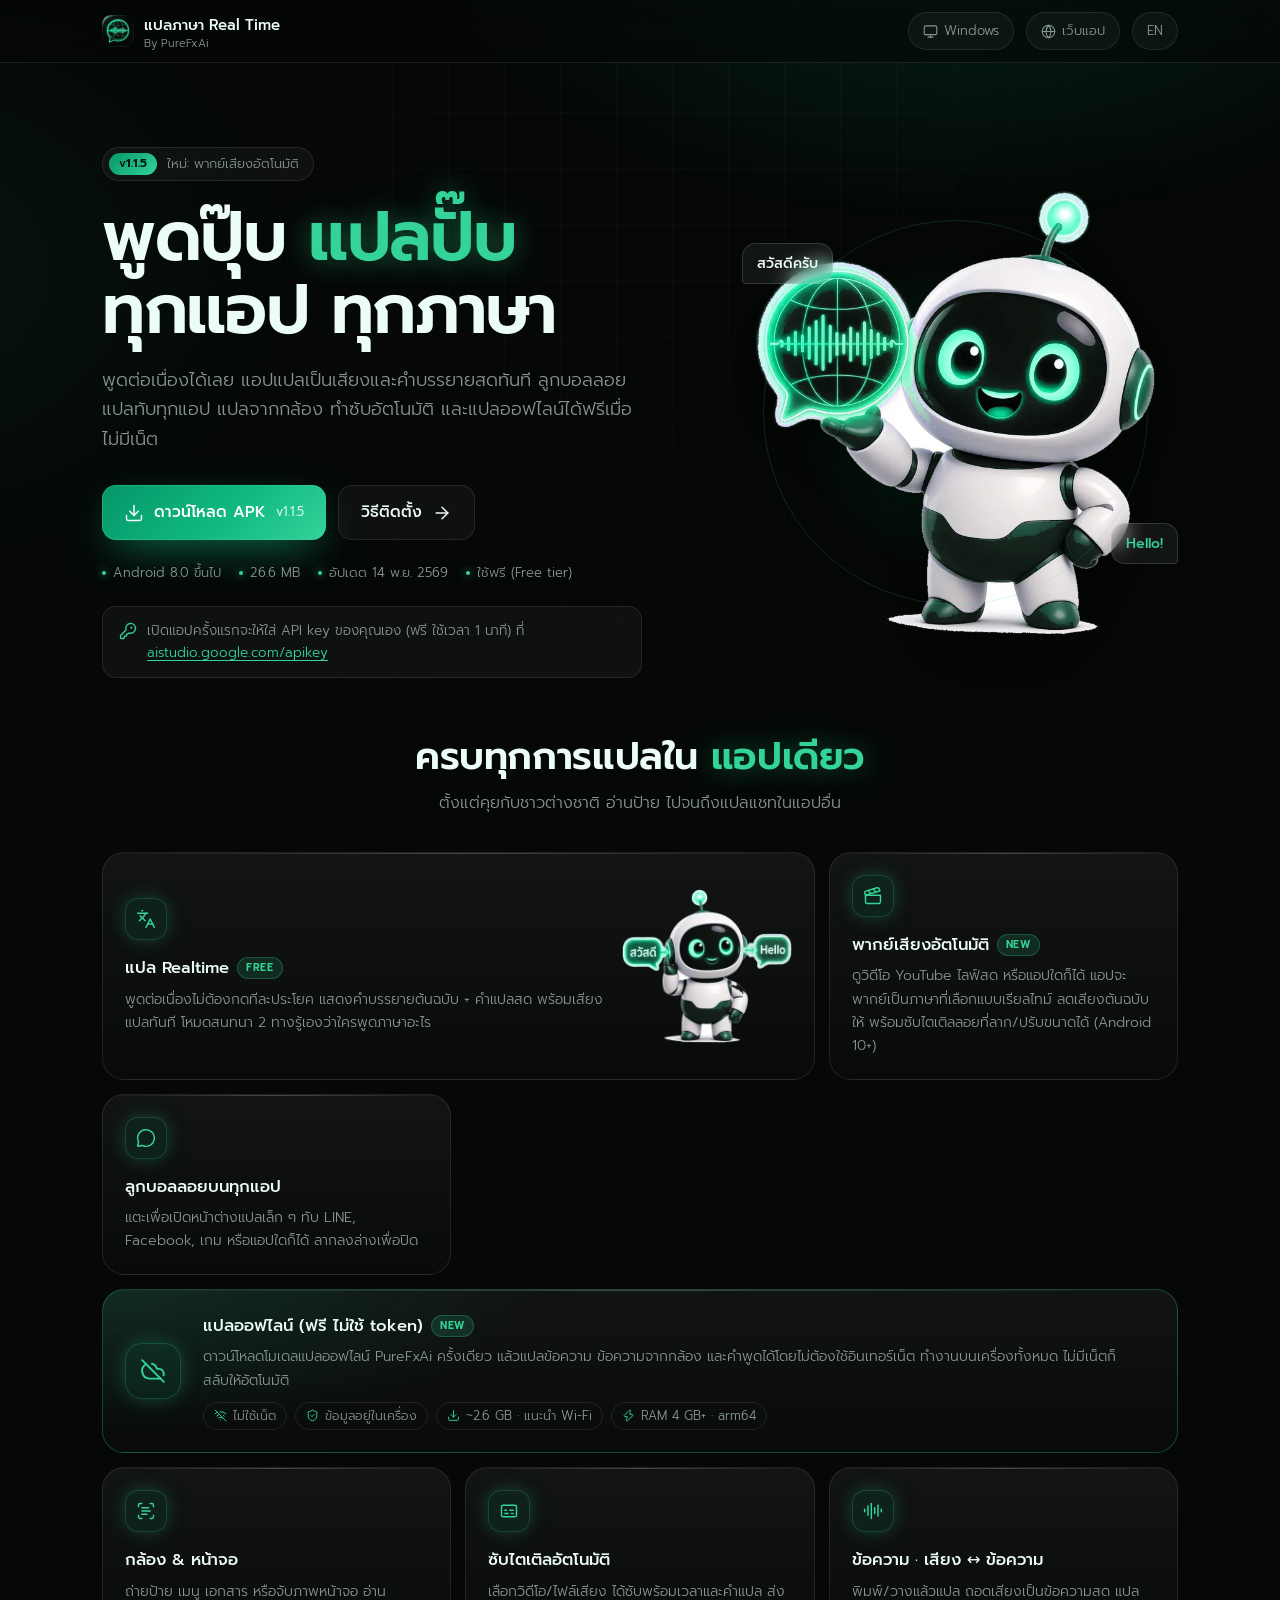
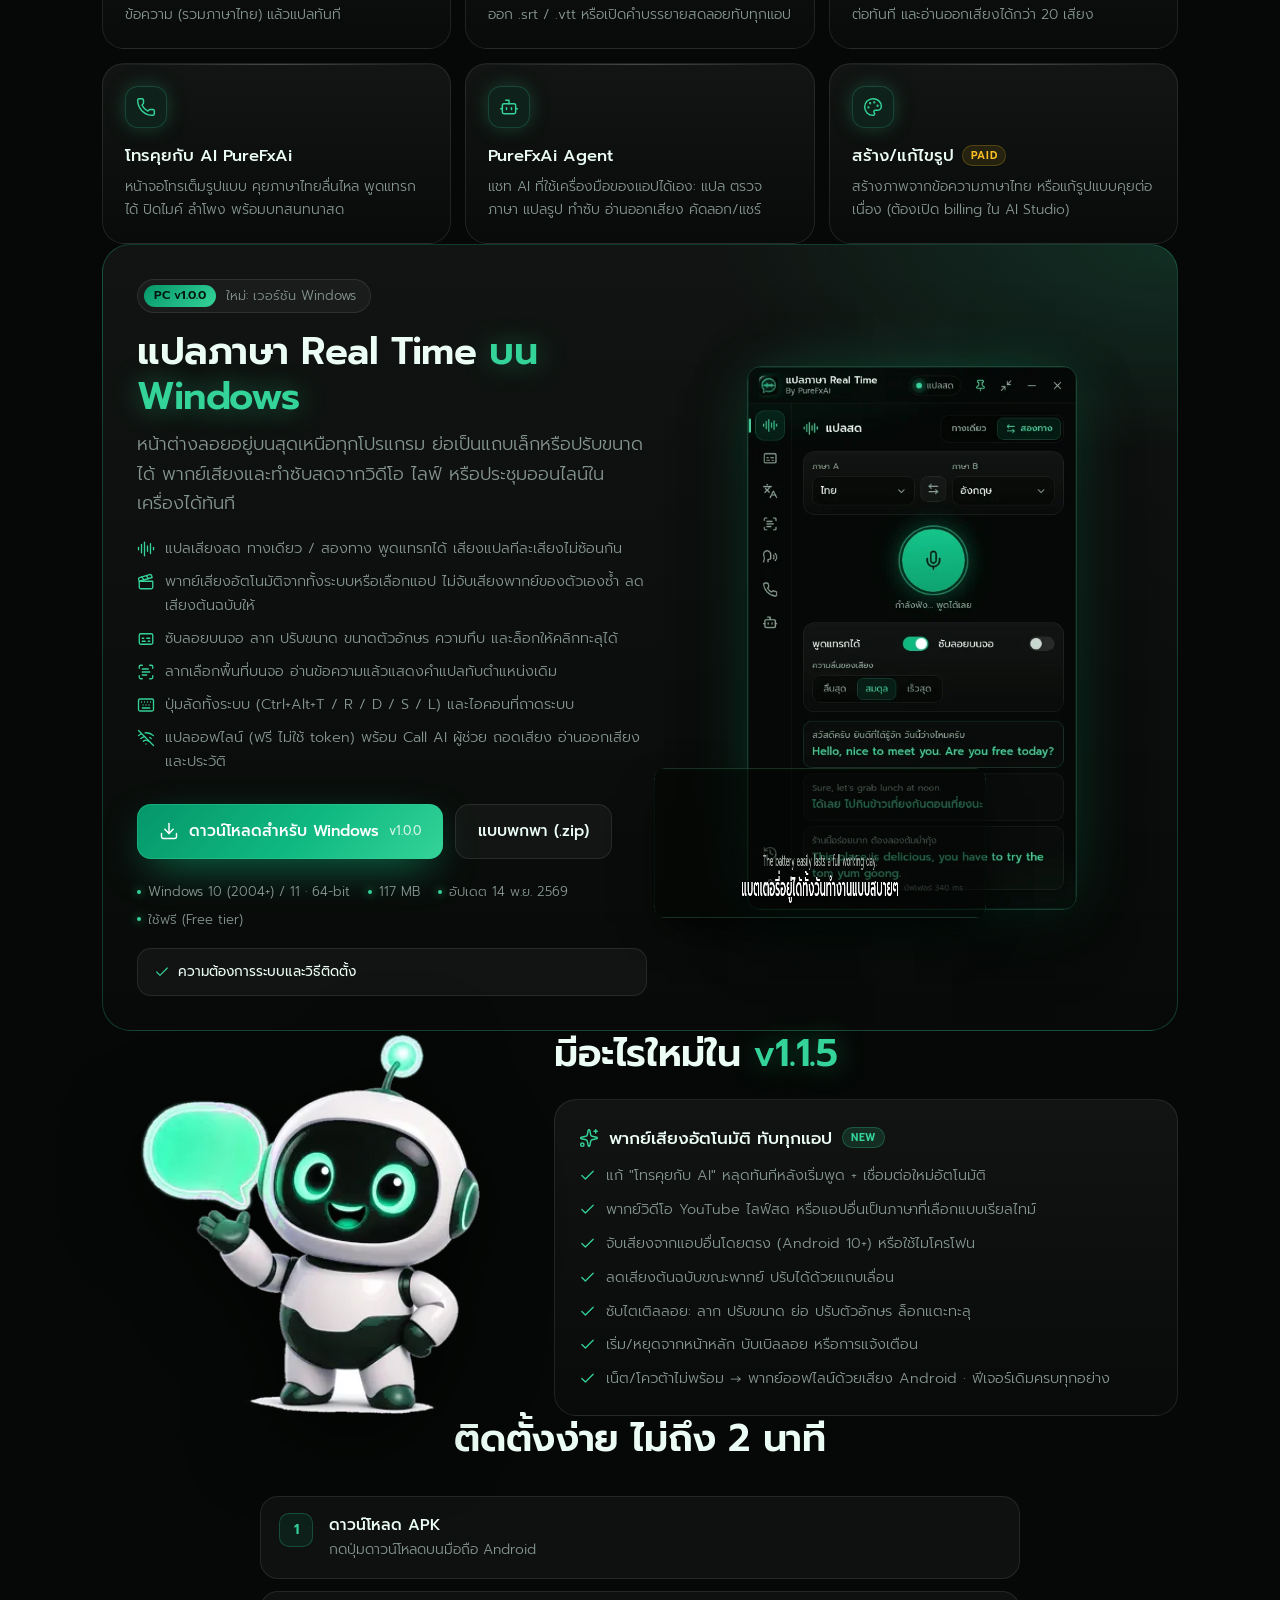
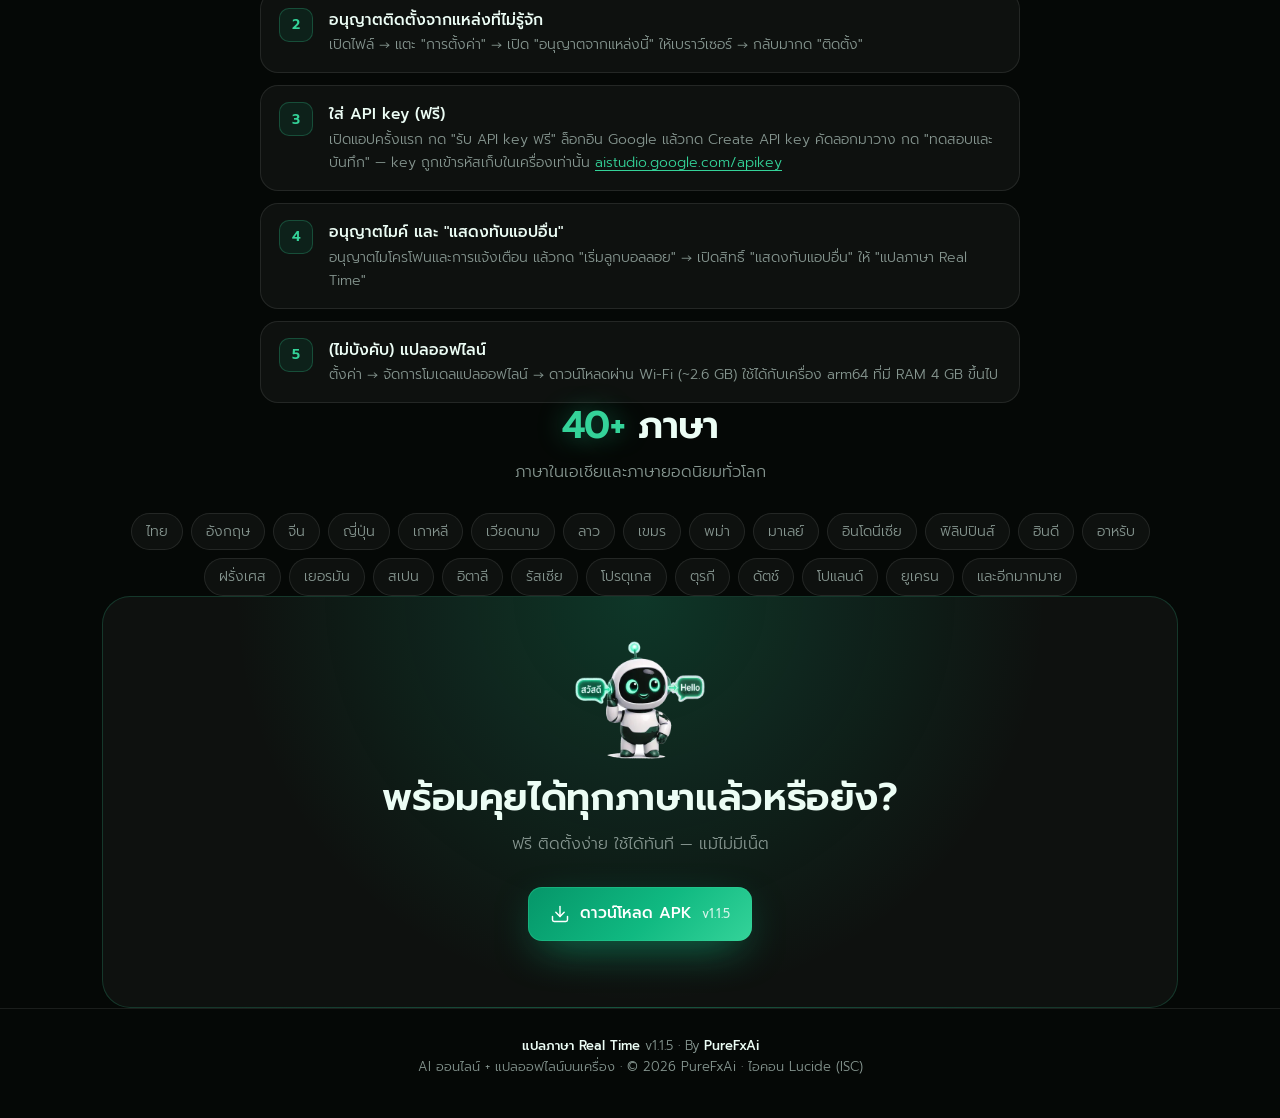
<file: index.html>
<!doctype html>
<html lang="th">
<head>
<meta charset="utf-8">
<meta name="viewport" content="width=device-width,initial-scale=1,viewport-fit=cover">
<title>แปลภาษา Real Time — By PureFxAi</title>
<meta name="description" content="แอปแปลภาษาแบบเรียลไทม์บน Android: พูดต่อเนื่องแล้วได้เสียงแปลทันที ลูกบอลลอยบนทุกแอป กล้อง ซับไตเติลอัตโนมัติ แปลออฟไลน์ฟรี โทรคุยกับ AI และ PureFxAi Agent — By PureFxAi">
<meta name="theme-color" content="#050806">
<meta property="og:title" content="แปลภาษา Real Time — By PureFxAi">
<meta property="og:description" content="พูดปุ๊บ แปลปั๊บ ทุกแอป ทุกภาษา — แปลออฟไลน์ได้ฟรี">
<meta property="og:image" content="img/mascot/hero-720.webp">
<link rel="icon" href="img/icon.png">
<link rel="preload" as="image" href="img/mascot/hero-360.webp" imagesrcset="img/mascot/hero-360.webp 360w, img/mascot/hero-720.webp 720w" imagesizes="(max-width:760px) 64vw, 400px">
<link rel="preconnect" href="https://fonts.googleapis.com"><link rel="preconnect" href="https://fonts.gstatic.com" crossorigin>
<link href="https://fonts.googleapis.com/css2?family=Prompt:wght@300;400;500;600&display=swap" rel="stylesheet">
<style>
:root{--bg:#050806;--glass:rgba(255,255,255,.04);--glass2:rgba(255,255,255,.07);--line:rgba(255,255,255,.09);--hi:rgba(255,255,255,.14);--txt:#ecfdf5;--mut:#869690;--g1:#10b981;--g2:#34d399;--g3:#059669;--warn:#fbbf24}
*{box-sizing:border-box;margin:0;padding:0}
html{scroll-behavior:smooth}
body{font-family:Prompt,system-ui,-apple-system,"Segoe UI",sans-serif;font-weight:300;background:var(--bg);color:var(--txt);line-height:1.65;overflow-x:hidden;-webkit-font-smoothing:antialiased}
a{color:inherit;text-decoration:none}
.i{width:20px;height:20px;fill:none;stroke:currentColor;stroke-width:1.75;stroke-linecap:round;stroke-linejoin:round;flex:none}
.glow{position:fixed;inset:0;pointer-events:none;z-index:-1;background:radial-gradient(900px 520px at 75% -10%,rgba(16,185,129,.16),transparent 60%),radial-gradient(700px 500px at -10% 30%,rgba(52,211,153,.07),transparent 60%)}
.glow::after{content:"";position:absolute;inset:0;background-image:linear-gradient(rgba(255,255,255,.025) 1px,transparent 1px),linear-gradient(90deg,rgba(255,255,255,.025) 1px,transparent 1px);background-size:56px 56px;mask:radial-gradient(ellipse at 50% 0%,#000 20%,transparent 70%)}
.wrap{max-width:1120px;margin:0 auto;padding:0 22px}
nav{position:sticky;top:0;z-index:20;backdrop-filter:blur(18px) saturate(1.3);-webkit-backdrop-filter:blur(18px) saturate(1.3);background:rgba(5,8,6,.62);border-bottom:1px solid var(--line)}
nav .wrap{display:flex;align-items:center;gap:12px;height:62px}
.brand{display:flex;align-items:center;gap:10px;font-weight:500;font-size:15px}
.brand img{border-radius:9px}
.brand small{display:block;font-size:11px;color:var(--mut);line-height:1;font-weight:300}
.sp{flex:1}
.chip{display:inline-flex;align-items:center;gap:6px;border:1px solid var(--line);border-radius:999px;padding:7px 14px;font:inherit;font-size:13px;color:var(--mut);background:var(--glass);cursor:pointer;transition:color .2s,border-color .2s}
.chip:hover{color:var(--txt);border-color:var(--hi)}
.chip .i{width:15px;height:15px}
.g{color:var(--g2);text-shadow:0 0 28px rgba(52,211,153,.45)}
.hero{display:grid;grid-template-columns:1.15fr .85fr;gap:28px;align-items:center;padding:84px 22px 56px}
.hero>*{min-width:0}
.pill{display:inline-flex;gap:10px;align-items:center;border:1px solid var(--line);background:var(--glass);border-radius:999px;padding:5px 14px 5px 6px;font-size:13px;color:var(--mut)}
.pill b{background:linear-gradient(135deg,var(--g3),var(--g2));color:#03140d;border-radius:999px;padding:1px 10px;font-size:12px;font-weight:600}
h1{font-size:clamp(38px,6.2vw,68px);line-height:1.08;font-weight:600;letter-spacing:-.02em;margin:20px 0 18px}
.lead{font-size:clamp(15.5px,2vw,18px);color:var(--mut);max-width:540px}
.cta-row{display:flex;flex-wrap:wrap;gap:12px;margin:30px 0 22px}
.btn{display:inline-flex;align-items:center;gap:10px;white-space:nowrap;border-radius:14px;padding:14px 22px;font-weight:500;font-size:15.5px;transition:transform .15s,box-shadow .2s}
.btn:hover{transform:translateY(-1px)}
.btn.main{background:linear-gradient(135deg,var(--g3),var(--g1) 55%,var(--g2));color:#fff;box-shadow:0 0 0 1px rgba(52,211,153,.35) inset,0 14px 44px -14px rgba(16,185,129,.8)}
.btn.main small{opacity:.8;font-weight:400;font-size:12.5px}
.btn.ghost{border:1px solid var(--line);background:var(--glass);color:var(--txt)}
.meta{display:flex;flex-wrap:wrap;gap:6px 18px;color:var(--mut);font-size:13px}
.meta span{display:inline-flex;align-items:center;gap:7px}
.meta span::before{content:"";width:4px;height:4px;border-radius:50%;background:var(--g2);box-shadow:0 0 8px var(--g2)}
.keynote{display:flex;gap:10px;align-items:flex-start;margin-top:22px;padding:13px 16px;border-radius:14px;border:1px solid var(--line);background:var(--glass);font-size:13.5px;color:var(--mut);max-width:540px}
.keynote .i{color:var(--g2);margin-top:2px;width:18px;height:18px}
.keynote a{color:var(--g2);text-decoration:underline;text-underline-offset:3px}
.stage{position:relative;display:grid;place-items:center}
.stage::before{content:"";position:absolute;width:78%;aspect-ratio:1;border-radius:50%;background:radial-gradient(circle,rgba(16,185,129,.28),transparent 65%);filter:blur(10px)}
.stage::after{content:"";position:absolute;width:86%;aspect-ratio:1;border-radius:50%;border:1px solid rgba(52,211,153,.16)}
.stage img{position:relative;width:min(400px,64vw);height:auto;filter:drop-shadow(0 24px 40px rgba(0,0,0,.6));animation:float 7s ease-in-out infinite}
@keyframes float{50%{transform:translateY(-10px)}}
.bub{position:absolute;z-index:2;padding:8px 14px;border-radius:14px 14px 14px 4px;font-size:14px;font-weight:500;backdrop-filter:blur(10px);-webkit-backdrop-filter:blur(10px);border:1px solid var(--hi);background:rgba(255,255,255,.06)}
.bub.a{top:12%;left:2%}.bub.b{bottom:16%;right:0;border-radius:14px 14px 4px 14px;color:var(--g2)}
section{padding:56px 0}
.h2{font-size:clamp(26px,3.6vw,38px);font-weight:600;letter-spacing:-.01em;text-align:center;line-height:1.2}
.sub{color:var(--mut);text-align:center;margin:10px auto 0;max-width:620px}
.feats{display:grid;grid-template-columns:repeat(3,1fr);gap:14px;margin-top:36px}
.f{position:relative;border:1px solid var(--line);background:linear-gradient(180deg,rgba(255,255,255,.055),rgba(255,255,255,.015));border-radius:22px;padding:22px;overflow:hidden;transition:border-color .25s,transform .25s}
.f::before{content:"";position:absolute;inset:0 0 auto;height:1px;background:linear-gradient(90deg,transparent,rgba(255,255,255,.22),transparent)}
.f:hover{border-color:rgba(52,211,153,.32);transform:translateY(-2px)}
.ic{width:42px;height:42px;border-radius:13px;display:grid;place-items:center;color:var(--g2);background:rgba(16,185,129,.09);border:1px solid rgba(52,211,153,.22);box-shadow:0 0 22px -6px rgba(52,211,153,.5);margin-bottom:14px}
.f h3{font-size:16.5px;font-weight:500;display:flex;flex-wrap:wrap;align-items:center;gap:8px;margin-bottom:6px}
.f p{color:var(--mut);font-size:14px}
.f.big{grid-column:span 2;display:grid;grid-template-columns:1fr auto;gap:18px;align-items:center}
.f.big img{width:170px;height:auto}
.f.off{grid-column:span 3;display:grid;grid-template-columns:auto 1fr auto;gap:22px;align-items:center;border-color:rgba(52,211,153,.28);background:radial-gradient(600px 200px at 0% 0%,rgba(16,185,129,.14),transparent 70%),linear-gradient(180deg,rgba(255,255,255,.05),rgba(255,255,255,.015))}
.f.off .ic{width:56px;height:56px;border-radius:17px;margin:0}.f.off .ic .i{width:26px;height:26px}
.f.off ul{list-style:none;display:flex;flex-wrap:wrap;gap:8px;margin-top:10px}
.f.off li{font-size:12.5px;color:var(--mut);border:1px solid var(--line);border-radius:999px;padding:3px 10px;display:inline-flex;gap:6px;align-items:center}
.f.off li .i{width:13px;height:13px;color:var(--g2)}
.tag{font-size:10.5px;font-weight:600;letter-spacing:.06em;border-radius:999px;padding:1px 8px}
.tag.free,.tag.new{background:rgba(52,211,153,.14);color:var(--g2);border:1px solid rgba(52,211,153,.25)}
.tag.paid{background:rgba(251,191,36,.1);color:var(--warn);border:1px solid rgba(251,191,36,.22)}
.split{display:grid;grid-template-columns:.8fr 1.2fr;gap:36px;align-items:center}
.split img{width:100%;max-width:340px;height:auto;justify-self:center;filter:drop-shadow(0 20px 40px rgba(0,0,0,.6))}
.log{border:1px solid var(--line);background:linear-gradient(180deg,rgba(255,255,255,.05),rgba(255,255,255,.015));border-radius:22px;padding:24px;margin-top:22px}
.log h3{font-size:17px;font-weight:500;display:flex;gap:10px;align-items:center;margin-bottom:12px}
.log ul{list-style:none;display:grid;gap:10px}
.log li{display:flex;gap:10px;color:var(--mut);font-size:14.5px}
.log li .i{color:var(--g2);width:17px;height:17px;margin-top:3px}
.steps{display:grid;gap:12px;max-width:760px;margin:34px auto 0;counter-reset:s}
.st{display:flex;gap:16px;border:1px solid var(--line);background:var(--glass);border-radius:18px;padding:16px 18px}
.st::before{counter-increment:s;content:counter(s);flex:none;width:32px;height:32px;border-radius:10px;display:grid;place-items:center;font-weight:600;font-size:14px;color:var(--g2);background:rgba(16,185,129,.1);border:1px solid rgba(52,211,153,.25)}
.st h4{font-size:15.5px;font-weight:500}.st p{color:var(--mut);font-size:14px}
.st a{color:var(--g2);text-decoration:underline;text-underline-offset:3px}
.langs{display:flex;flex-wrap:wrap;gap:8px;justify-content:center;margin-top:28px}
.langs span{border:1px solid var(--line);background:var(--glass);border-radius:999px;padding:6px 14px;font-size:14px;color:var(--mut)}
.final{text-align:center;border:1px solid rgba(52,211,153,.2);border-radius:28px;padding:44px 20px;background:radial-gradient(circle at 50% 0%,rgba(16,185,129,.22),transparent 60%),var(--glass);position:relative;overflow:hidden}
.final img{width:130px;height:auto;margin-bottom:8px}
footer{border-top:1px solid var(--line);padding:26px 0 40px;color:var(--mut);font-size:13px;text-align:center}
footer b{font-weight:500;color:var(--txt)}
.reveal{opacity:0;transform:translateY(18px);transition:opacity .7s,transform .7s}.reveal.in{opacity:1;transform:none}
.pc{display:grid;grid-template-columns:1.05fr .95fr;gap:34px;align-items:center;border:1px solid rgba(52,211,153,.24);border-radius:28px;padding:34px;background:radial-gradient(700px 320px at 100% 0%,rgba(16,185,129,.16),transparent 65%),linear-gradient(180deg,rgba(255,255,255,.05),rgba(255,255,255,.012));position:relative;overflow:hidden}
.pc>*{min-width:0}
.pc .h2.l{text-align:left;margin:16px 0 10px}
.pc-list{list-style:none;display:grid;gap:9px;margin:18px 0 4px}
.pc-list li{display:flex;gap:10px;color:var(--mut);font-size:14.5px}.pc-list li .i{color:var(--g2);width:18px;height:18px;margin-top:3px}
.pc-shot{position:relative;display:grid;place-items:center}
.pc-shot .win{width:min(330px,78vw);height:auto;border-radius:14px;border:1px solid rgba(52,211,153,.25);box-shadow:0 30px 70px -20px rgba(0,0,0,.8),0 0 60px -20px rgba(16,185,129,.55)}
.pc-shot .ov{position:absolute;bottom:-8px;left:-6%;width:72%;border-radius:12px;box-shadow:0 18px 40px -12px rgba(0,0,0,.9)}
.pc-req{margin-top:18px;border:1px solid var(--line);border-radius:14px;background:var(--glass);padding:12px 16px;font-size:13.5px;color:var(--mut)}
.pc-req summary{cursor:pointer;color:var(--txt);font-weight:400;list-style:none;display:flex;align-items:center;gap:8px}.pc-req summary::-webkit-details-marker{display:none}
.pc-req summary .i{width:16px;height:16px;color:var(--g2)}
.pc-req ul{margin:10px 0 0 18px;display:grid;gap:5px}
@media (max-width:900px){.pc{grid-template-columns:1fr;padding:24px}.pc-shot{order:-1}}
@media (max-width:900px){.feats{grid-template-columns:1fr 1fr}.f.big{grid-column:span 2}.f.off{grid-column:span 2;grid-template-columns:auto 1fr}.f.off .cta{grid-column:1/-1}}
@media (max-width:760px){.hero{grid-template-columns:1fr;padding:44px 20px 24px;text-align:left}.stage{order:-1}.stage img{width:min(300px,64vw)}
 .feats{grid-template-columns:1fr}.f.big,.f.off{grid-column:auto;grid-template-columns:1fr}.f.big img{display:none}.split{grid-template-columns:1fr}.split img{max-width:220px}.hide-s{display:none}
 .btn{flex:1;justify-content:center;padding:14px 16px;font-size:15px}section{padding:40px 0}}
@media (prefers-reduced-motion:reduce){*{animation:none!important;transition:none!important}.reveal{opacity:1;transform:none}}
</style>
</head>
<body>
<svg width="0" height="0" style="position:absolute" aria-hidden="true"><!-- Lucide icons, ISC license --><symbol id="i-languages" viewBox="0 0 24 24"><path d="m5 8 6 6" /> <path d="m4 14 6-6 2-3" /> <path d="M2 5h12" /> <path d="M7 2h1" /> <path d="m22 22-5-10-5 10" /> <path d="M14 18h6" /></symbol><symbol id="i-message-circle" viewBox="0 0 24 24"><path d="M2.992 16.342a2 2 0 0 1 .094 1.167l-1.065 3.29a1 1 0 0 0 1.236 1.168l3.413-.998a2 2 0 0 1 1.099.092 10 10 0 1 0-4.777-4.719" /></symbol><symbol id="i-scan-text" viewBox="0 0 24 24"><path d="M3 7V5a2 2 0 0 1 2-2h2" /> <path d="M17 3h2a2 2 0 0 1 2 2v2" /> <path d="M21 17v2a2 2 0 0 1-2 2h-2" /> <path d="M7 21H5a2 2 0 0 1-2-2v-2" /> <path d="M7 8h8" /> <path d="M7 12h10" /> <path d="M7 16h6" /></symbol><symbol id="i-captions" viewBox="0 0 24 24"><rect width="18" height="14" x="3" y="5" rx="2" ry="2" /> <path d="M7 15h4M15 15h2M7 11h2M13 11h4" /></symbol><symbol id="i-phone" viewBox="0 0 24 24"><path d="M13.832 16.568a1 1 0 0 0 1.213-.303l.355-.465A2 2 0 0 1 17 15h3a2 2 0 0 1 2 2v3a2 2 0 0 1-2 2A18 18 0 0 1 2 4a2 2 0 0 1 2-2h3a2 2 0 0 1 2 2v3a2 2 0 0 1-.8 1.6l-.468.351a1 1 0 0 0-.292 1.233 14 14 0 0 0 6.392 6.384" /></symbol><symbol id="i-bot" viewBox="0 0 24 24"><path d="M12 8V4H8" /> <rect width="16" height="12" x="4" y="8" rx="2" /> <path d="M2 14h2" /> <path d="M20 14h2" /> <path d="M15 13v2" /> <path d="M9 13v2" /></symbol><symbol id="i-keyboard" viewBox="0 0 24 24"><path d="M10 8h.01" /> <path d="M12 12h.01" /> <path d="M14 8h.01" /> <path d="M16 12h.01" /> <path d="M18 8h.01" /> <path d="M6 8h.01" /> <path d="M7 16h10" /> <path d="M8 12h.01" /> <rect width="20" height="16" x="2" y="4" rx="2" /></symbol><symbol id="i-palette" viewBox="0 0 24 24"><path d="M12 22a1 1 0 0 1 0-20 10 9 0 0 1 10 9 5 5 0 0 1-5 5h-2.25a1.75 1.75 0 0 0-1.4 2.8l.3.4a1.75 1.75 0 0 1-1.4 2.8z" /> <circle cx="13.5" cy="6.5" r=".5" fill="currentColor" /> <circle cx="17.5" cy="10.5" r=".5" fill="currentColor" /> <circle cx="6.5" cy="12.5" r=".5" fill="currentColor" /> <circle cx="8.5" cy="7.5" r=".5" fill="currentColor" /></symbol><symbol id="i-gift" viewBox="0 0 24 24"><path d="M12 7v14" /> <path d="M20 11v8a2 2 0 0 1-2 2H6a2 2 0 0 1-2-2v-8" /> <path d="M7.5 7a1 1 0 0 1 0-5A4.8 8 0 0 1 12 7a4.8 8 0 0 1 4.5-5 1 1 0 0 1 0 5" /> <rect x="3" y="7" width="18" height="4" rx="1" /></symbol><symbol id="i-cloud-off" viewBox="0 0 24 24"><path d="M10.94 5.274A7 7 0 0 1 15.71 10h1.79a4.5 4.5 0 0 1 4.222 6.057" /> <path d="M18.796 18.81A4.5 4.5 0 0 1 17.5 19H9A7 7 0 0 1 5.79 5.78" /> <path d="m2 2 20 20" /></symbol><symbol id="i-download" viewBox="0 0 24 24"><path d="M12 15V3" /> <path d="M21 15v4a2 2 0 0 1-2 2H5a2 2 0 0 1-2-2v-4" /> <path d="m7 10 5 5 5-5" /></symbol><symbol id="i-key-round" viewBox="0 0 24 24"><path d="M2.586 17.414A2 2 0 0 0 2 18.828V21a1 1 0 0 0 1 1h3a1 1 0 0 0 1-1v-1a1 1 0 0 1 1-1h1a1 1 0 0 0 1-1v-1a1 1 0 0 1 1-1h.172a2 2 0 0 0 1.414-.586l.814-.814a6.5 6.5 0 1 0-4-4z" /> <circle cx="16.5" cy="7.5" r=".5" fill="currentColor" /></symbol><symbol id="i-smartphone" viewBox="0 0 24 24"><rect width="14" height="20" x="5" y="2" rx="2" ry="2" /> <path d="M12 18h.01" /></symbol><symbol id="i-sparkles" viewBox="0 0 24 24"><path d="M11.017 2.814a1 1 0 0 1 1.966 0l1.051 5.558a2 2 0 0 0 1.594 1.594l5.558 1.051a1 1 0 0 1 0 1.966l-5.558 1.051a2 2 0 0 0-1.594 1.594l-1.051 5.558a1 1 0 0 1-1.966 0l-1.051-5.558a2 2 0 0 0-1.594-1.594l-5.558-1.051a1 1 0 0 1 0-1.966l5.558-1.051a2 2 0 0 0 1.594-1.594z" /> <path d="M20 2v4" /> <path d="M22 4h-4" /> <circle cx="4" cy="20" r="2" /></symbol><symbol id="i-mic" viewBox="0 0 24 24"><path d="M12 19v3" /> <path d="M19 10v2a7 7 0 0 1-14 0v-2" /> <rect x="9" y="2" width="6" height="13" rx="3" /></symbol><symbol id="i-arrow-right" viewBox="0 0 24 24"><path d="M5 12h14" /> <path d="m12 5 7 7-7 7" /></symbol><symbol id="i-check" viewBox="0 0 24 24"><path d="M20 6 9 17l-5-5" /></symbol><symbol id="i-shield-check" viewBox="0 0 24 24"><path d="M20 13c0 5-3.5 7.5-7.66 8.95a1 1 0 0 1-.67-.01C7.5 20.5 4 18 4 13V6a1 1 0 0 1 1-1c2 0 4.5-1.2 6.24-2.72a1.17 1.17 0 0 1 1.52 0C14.51 3.81 17 5 19 5a1 1 0 0 1 1 1z" /> <path d="m9 12 2 2 4-4" /></symbol><symbol id="i-audio-lines" viewBox="0 0 24 24"><path d="M2 10v3" /> <path d="M6 6v11" /> <path d="M10 3v18" /> <path d="M14 8v7" /> <path d="M18 5v13" /> <path d="M22 10v3" /></symbol><symbol id="i-globe" viewBox="0 0 24 24"><circle cx="12" cy="12" r="10" /> <path d="M12 2a14.5 14.5 0 0 0 0 20 14.5 14.5 0 0 0 0-20" /> <path d="M2 12h20" /></symbol><symbol id="i-wifi-off" viewBox="0 0 24 24"><path d="M12 20h.01" /> <path d="M8.5 16.429a5 5 0 0 1 7 0" /> <path d="M5 12.859a10 10 0 0 1 5.17-2.69" /> <path d="M19 12.859a10 10 0 0 0-2.007-1.523" /> <path d="M2 8.82a15 15 0 0 1 4.177-2.643" /> <path d="M22 8.82a15 15 0 0 0-11.288-3.764" /> <path d="m2 2 20 20" /></symbol><symbol id="i-clapperboard" viewBox="0 0 24 24"><path d="m12.296 3.464 3.02 3.956" /> <path d="M20.2 6 3 11l-.9-2.4c-.3-1.1.3-2.2 1.3-2.5l13.5-4c1.1-.3 2.2.3 2.5 1.3z" /> <path d="M3 11h18v8a2 2 0 0 1-2 2H5a2 2 0 0 1-2-2z" /> <path d="m6.18 5.276 3.1 3.899" /></symbol><symbol id="i-monitor" viewBox="0 0 24 24"><rect width="20" height="14" x="2" y="3" rx="2" /><line x1="8" x2="16" y1="21" y2="21" /><line x1="12" x2="12" y1="17" y2="21" /></symbol><symbol id="i-zap" viewBox="0 0 24 24"><path d="M15.914 4a1.5 1.5 0 00-2.474-1.561l-9 9A1.5 1.5 0 005.5 14h4.002a.5.5 0 01.471.666L8.086 20a1.5 1.5 0 002.475 1.56l9-9A1.5 1.5 0 0018.5 10h-3.997a.5.5 0 01-.472-.667z" /></symbol></svg>
<div class="glow"></div>

<nav><div class="wrap">
  <a class="brand" href="#"><img src="img/icon.webp" alt="" width="32" height="32"><span><span data-i="name">แปลภาษา Real Time</span><small>By PureFxAi</small></span></a>
  <span class="sp"></span>
  <a class="chip hide-s" href="#windows"><svg class="i "><use href="#i-monitor"/></svg><span data-i="navWin">Windows</span></a>
  <a class="chip hide-s" href="app/"><svg class="i "><use href="#i-globe"/></svg><span data-i="webapp">เว็บแอป</span></a>
  <button class="chip" id="lang">EN</button>
</div></nav>

<header class="wrap hero">
  <div>
    <span class="pill"><b id="ver">v1.1.5</b><span data-i="pillTxt">ใหม่: พากย์เสียงอัตโนมัติ</span></span>
    <h1><span data-i="h1a">พูดปุ๊บ</span> <span class="g" data-i="h1b">แปลปั๊บ</span><br><span data-i="h1c">ทุกแอป ทุกภาษา</span></h1>
    <p class="lead" data-i="lead">พูดต่อเนื่องได้เลย แอปแปลเป็นเสียงและคำบรรยายสดทันที ลูกบอลลอยแปลทับทุกแอป แปลจากกล้อง ทำซับอัตโนมัติ และแปลออฟไลน์ได้ฟรีเมื่อไม่มีเน็ต</p>
    <div class="cta-row">
      <a class="btn main dl" id="dl" href="https://github.com/purefxaidev/purefxai-translator-site/releases/download/v1.1.5/PureFxAi-Translator-v1.1.5.apk"><svg class="i "><use href="#i-download"/></svg><span data-i="download">ดาวน์โหลด APK</span> <small class="v2">v1.1.5</small></a>
      <a class="btn ghost" href="#install"><span data-i="howto">วิธีติดตั้ง</span><svg class="i "><use href="#i-arrow-right"/></svg></a>
    </div>
    <div class="meta"><span data-i="android">Android 8.0 ขึ้นไป</span><span id="vsize">26.6 MB</span><span id="vdate">อัปเดต 14 พ.ย. 2569</span><span data-i="freeUse">ใช้ฟรี (Free tier)</span></div>
    <div class="keynote"><svg class="i "><use href="#i-key-round"/></svg><span><span data-i="keyNote">เปิดแอปครั้งแรกจะให้ใส่ API key ของคุณเอง (ฟรี ใช้เวลา 1 นาที) ที่</span> <a href="https://aistudio.google.com/apikey" target="_blank" rel="noopener">aistudio.google.com/apikey</a></span></div>
  </div>
  <div class="stage">
    <span class="bub a">สวัสดีครับ</span>
    <img src="img/mascot/hero-360.webp" srcset="img/mascot/hero-360.webp 360w, img/mascot/hero-720.webp 720w" sizes="(max-width:760px) 64vw, 400px" width="400" height="446" alt="มาสคอต PureFxAi ถือลูกโลกแปลภาษา" fetchpriority="high">
    <span class="bub b">Hello!</span>
  </div>
</header>

<section id="features" class="wrap reveal">
  <h2 class="h2"><span data-i="featTitle">ครบทุกการแปลใน</span> <span class="g" data-i="featTitle2">แอปเดียว</span></h2>
  <p class="sub" data-i="featSub">ตั้งแต่คุยกับชาวต่างชาติ อ่านป้าย ไปจนถึงแปลแชทในแอปอื่น</p>
  <div class="feats">
    <div class="f big"><div><div class="ic"><svg class="i "><use href="#i-languages"/></svg></div><h3><span data-i="f1t">แปล Realtime</span><span class="tag free">FREE</span></h3><p data-i="f1d">พูดต่อเนื่องไม่ต้องกดทีละประโยค แสดงคำบรรยายต้นฉบับ + คำแปลสด พร้อมเสียงแปลทันที โหมดสนทนา 2 ทางรู้เองว่าใครพูดภาษาอะไร</p></div><img src="img/mascot/listen-360.webp" width="170" height="155" alt="" loading="lazy"></div>
    <div class="f"><div class="ic"><svg class="i "><use href="#i-clapperboard"/></svg></div><h3><span data-i="f16t">พากย์เสียงอัตโนมัติ</span><span class="tag new">NEW</span></h3><p data-i="f16d">ดูวิดีโอ YouTube ไลฟ์สด หรือแอปใดก็ได้ แอปจะพากย์เป็นภาษาที่เลือกแบบเรียลไทม์ ลดเสียงต้นฉบับให้ พร้อมซับไตเติลลอยที่ลาก/ปรับขนาดได้ (Android 10+)</p></div>
    <div class="f"><div class="ic"><svg class="i "><use href="#i-message-circle"/></svg></div><h3 data-i="f2t">ลูกบอลลอยบนทุกแอป</h3><p data-i="f2d">แตะเพื่อเปิดหน้าต่างแปลเล็ก ๆ ทับ LINE, Facebook, เกม หรือแอปใดก็ได้ ลากลงล่างเพื่อปิด</p></div>
    <div class="f off"><div class="ic"><svg class="i "><use href="#i-cloud-off"/></svg></div><div><h3><span data-i="f15t">แปลออฟไลน์ (ฟรี ไม่ใช้ token)</span><span class="tag new">NEW</span></h3><p data-i="f15d">ดาวน์โหลดโมเดลแปลออฟไลน์ PureFxAi ครั้งเดียว แล้วแปลข้อความ ข้อความจากกล้อง และคำพูดได้โดยไม่ต้องใช้อินเทอร์เน็ต ทำงานบนเครื่องทั้งหมด ไม่มีเน็ตก็สลับให้อัตโนมัติ</p>
      <ul><li><svg class="i "><use href="#i-wifi-off"/></svg><span data-i="o1">ไม่ใช้เน็ต</span></li><li><svg class="i "><use href="#i-shield-check"/></svg><span data-i="o2">ข้อมูลอยู่ในเครื่อง</span></li><li><svg class="i "><use href="#i-download"/></svg><span data-i="o3">~2.6 GB · แนะนำ Wi-Fi</span></li><li><svg class="i "><use href="#i-zap"/></svg><span data-i="o4">RAM 4 GB+ · arm64</span></li></ul></div></div>
    <div class="f"><div class="ic"><svg class="i "><use href="#i-scan-text"/></svg></div><h3 data-i="f5t">กล้อง & หน้าจอ</h3><p data-i="f5d">ถ่ายป้าย เมนู เอกสาร หรือจับภาพหน้าจอ อ่านข้อความ (รวมภาษาไทย) แล้วแปลทันที</p></div>
    <div class="f"><div class="ic"><svg class="i "><use href="#i-captions"/></svg></div><h3 data-i="f10t">ซับไตเติลอัตโนมัติ</h3><p data-i="f10d">เลือกวิดีโอ/ไฟล์เสียง ได้ซับพร้อมเวลาและคำแปล ส่งออก .srt / .vtt หรือเปิดคำบรรยายสดลอยทับทุกแอป</p></div>
    <div class="f"><div class="ic"><svg class="i "><use href="#i-audio-lines"/></svg></div><h3 data-i="f4t">ข้อความ · เสียง ↔ ข้อความ</h3><p data-i="f4d">พิมพ์/วางแล้วแปล ถอดเสียงเป็นข้อความสด แปลต่อทันที และอ่านออกเสียงได้กว่า 20 เสียง</p></div>
    <div class="f"><div class="ic"><svg class="i "><use href="#i-phone"/></svg></div><h3 data-i="f11t">โทรคุยกับ AI PureFxAi</h3><p data-i="f11d">หน้าจอโทรเต็มรูปแบบ คุยภาษาไทยลื่นไหล พูดแทรกได้ ปิดไมค์ ลำโพง พร้อมบทสนทนาสด</p></div>
    <div class="f"><div class="ic"><svg class="i "><use href="#i-bot"/></svg></div><h3 data-i="f12t">PureFxAi Agent</h3><p data-i="f12d">แชท AI ที่ใช้เครื่องมือของแอปได้เอง: แปล ตรวจภาษา แปลรูป ทำซับ อ่านออกเสียง คัดลอก/แชร์</p></div>
    <div class="f"><div class="ic"><svg class="i "><use href="#i-palette"/></svg></div><h3><span data-i="f14t">สร้าง/แก้ไขรูป</span><span class="tag paid">PAID</span></h3><p data-i="f14d">สร้างภาพจากข้อความภาษาไทย หรือแก้รูปแบบคุยต่อเนื่อง (ต้องเปิด billing ใน AI Studio)</p></div>
  </div>
</section>

<section id="windows" class="wrap reveal">
  <div class="pc">
    <div>
      <span class="pill"><b id="pcVer">PC v1.0.0</b><span data-i="pcPill">ใหม่: เวอร์ชัน Windows</span></span>
      <h2 class="h2 l"><span data-i="pcT1">แปลภาษา Real Time</span> <span class="g" data-i="pcT2">บน Windows</span></h2>
      <p class="lead" data-i="pcLead">หน้าต่างลอยอยู่บนสุดเหนือทุกโปรแกรม ย่อเป็นแถบเล็กหรือปรับขนาดได้ พากย์เสียงและทำซับสดจากวิดีโอ ไลฟ์ หรือประชุมออนไลน์ในเครื่องได้ทันที</p>
      <ul class="pc-list">
        <li><svg class="i "><use href="#i-audio-lines"/></svg><span data-i="pcL1">แปลเสียงสด ทางเดียว / สองทาง พูดแทรกได้ เสียงแปลทีละเสียงไม่ซ้อนกัน</span></li>
        <li><svg class="i "><use href="#i-clapperboard"/></svg><span data-i="pcL2">พากย์เสียงอัตโนมัติจากทั้งระบบหรือเลือกแอป ไม่จับเสียงพากย์ของตัวเองซ้ำ ลดเสียงต้นฉบับให้</span></li>
        <li><svg class="i "><use href="#i-captions"/></svg><span data-i="pcL3">ซับลอยบนจอ ลาก ปรับขนาด ขนาดตัวอักษร ความทึบ และล็อกให้คลิกทะลุได้</span></li>
        <li><svg class="i "><use href="#i-scan-text"/></svg><span data-i="pcL4">ลากเลือกพื้นที่บนจอ อ่านข้อความแล้วแสดงคำแปลทับตำแหน่งเดิม</span></li>
        <li><svg class="i "><use href="#i-keyboard"/></svg><span data-i="pcL5">ปุ่มลัดทั้งระบบ (Ctrl+Alt+T / R / D / S / L) และไอคอนที่ถาดระบบ</span></li>
        <li><svg class="i "><use href="#i-wifi-off"/></svg><span data-i="pcL6">แปลออฟไลน์ (ฟรี ไม่ใช้ token) พร้อม Call AI ผู้ช่วย ถอดเสียง อ่านออกเสียง และประวัติ</span></li>
      </ul>
      <div class="cta-row">
        <a class="btn main" id="pcDl" href="https://github.com/purefxaidev/purefxai-translator-site/releases/download/pc-v1.0.0/PureFxAi-Translator-Setup-1.0.0.exe"><svg class="i "><use href="#i-download"/></svg><span data-i="pcDownload">ดาวน์โหลดสำหรับ Windows</span> <small class="pcv">v1.0.0</small></a>
        <a class="btn ghost" id="pcZip" href="https://github.com/purefxaidev/purefxai-translator-site/releases/download/pc-v1.0.0/PureFxAi-Translator-1.0.0-win-x64-portable.zip"><span data-i="pcPortable">แบบพกพา (.zip)</span></a>
      </div>
      <div class="meta"><span data-i="pcOs">Windows 10 (2004+) / 11 · 64-bit</span><span id="pcSize">117 MB</span><span id="pcDate">อัปเดต 14 พ.ย. 2569</span><span data-i="freeUse">ใช้ฟรี (Free tier)</span></div>
      <details class="pc-req"><summary><svg class="i "><use href="#i-check"/></svg><span data-i="pcReqT">ความต้องการระบบและวิธีติดตั้ง</span></summary>
        <ul>
          <li data-i="pcR1">Windows 10 เวอร์ชัน 2004 ขึ้นไป หรือ Windows 11 แบบ 64-bit</li>
          <li data-i="pcR2">RAM 4 GB ขึ้นไป (แปลออฟไลน์แนะนำ 8 GB) · พื้นที่ว่างประมาณ 600 MB (+ ประมาณ 1 GB ถ้าใช้แปลออฟไลน์)</li>
          <li data-i="pcR3">ไมโครโฟน และอินเทอร์เน็ตสำหรับแปลเสียงสด พากย์เสียง และ Call AI</li>
          <li data-i="pcR4">ดับเบิลคลิกไฟล์ .exe เพื่อติดตั้ง ถ้า Windows แจ้งเตือน SmartScreen ให้กด "ข้อมูลเพิ่มเติม" แล้ว "เรียกใช้ต่อไป"</li>
          <li data-i="pcR5">เปิดแอปครั้งแรกให้ใส่ API key ของคุณเอง (ฟรี) key จะถูกเข้ารหัสเก็บไว้ในเครื่องเท่านั้น</li>
        </ul>
      </details>
    </div>
    <div class="pc-shot">
      <img class="win" src="img/pc/pc-realtime.webp" width="460" height="760" loading="lazy" alt="หน้าต่างแปลภาษา Real Time บน Windows">
      <img class="ov" src="img/pc/pc-overlay.webp" width="900" height="150" loading="lazy" alt="ซับลอยบนจอ">
    </div>
  </div>
</section>

<section class="wrap reveal">
  <div class="split">
    <img src="img/mascot/wave-360.webp" srcset="img/mascot/wave-360.webp 360w, img/mascot/wave-720.webp 720w" sizes="340px" width="340" height="382" alt="มาสคอต PureFxAi โบกมือ" loading="lazy">
    <div>
      <h2 class="h2" style="text-align:left"><span data-i="newTitle">มีอะไรใหม่ใน</span> <span class="g">v1.1.5</span></h2>
      <div class="log">
        <h3><svg class="i g"><use href="#i-sparkles"/></svg><span data-i="logH">พากย์เสียงอัตโนมัติ ทับทุกแอป</span><span class="tag new">NEW</span></h3>
        <ul>
          <li><svg class="i "><use href="#i-check"/></svg><span data-i="l0">แก้ "โทรคุยกับ AI" หลุดทันทีหลังเริ่มพูด + เชื่อมต่อใหม่อัตโนมัติ</span></li>
          <li><svg class="i "><use href="#i-check"/></svg><span data-i="l1">พากย์วิดีโอ YouTube ไลฟ์สด หรือแอปอื่นเป็นภาษาที่เลือกแบบเรียลไทม์</span></li>
          <li><svg class="i "><use href="#i-check"/></svg><span data-i="l2">จับเสียงจากแอปอื่นโดยตรง (Android 10+) หรือใช้ไมโครโฟน</span></li>
          <li><svg class="i "><use href="#i-check"/></svg><span data-i="l3">ลดเสียงต้นฉบับขณะพากย์ ปรับได้ด้วยแถบเลื่อน</span></li>
          <li><svg class="i "><use href="#i-check"/></svg><span data-i="l4">ซับไตเติลลอย: ลาก ปรับขนาด ย่อ ปรับตัวอักษร ล็อกแตะทะลุ</span></li>
          <li><svg class="i "><use href="#i-check"/></svg><span data-i="l5">เริ่ม/หยุดจากหน้าหลัก บับเบิลลอย หรือการแจ้งเตือน</span></li>
          <li><svg class="i "><use href="#i-check"/></svg><span data-i="l6">เน็ต/โควต้าไม่พร้อม → พากย์ออฟไลน์ด้วยเสียง Android · ฟีเจอร์เดิมครบทุกอย่าง</span></li>
        </ul>
      </div>
    </div>
  </div>
</section>

<section id="install" class="wrap reveal">
  <h2 class="h2" data-i="instTitle">ติดตั้งง่าย ไม่ถึง 2 นาที</h2>
  <div class="steps">
    <div class="st"><div><h4 data-i="i1t">ดาวน์โหลด APK</h4><p data-i="i1d">กดปุ่มดาวน์โหลดบนมือถือ Android</p></div></div>
    <div class="st"><div><h4 data-i="i2t">อนุญาตติดตั้งจากแหล่งที่ไม่รู้จัก</h4><p data-i="i2d">เปิดไฟล์ → แตะ "การตั้งค่า" → เปิด "อนุญาตจากแหล่งนี้" ให้เบราว์เซอร์ → กลับมากด "ติดตั้ง"</p></div></div>
    <div class="st"><div><h4 data-i="i3t">ใส่ API key (ฟรี)</h4><p><span data-i="i3d">เปิดแอปครั้งแรก กด "รับ API key ฟรี" ล็อกอิน Google แล้วกด Create API key คัดลอกมาวาง กด "ทดสอบและบันทึก" — key ถูกเข้ารหัสเก็บในเครื่องเท่านั้น</span> <a href="https://aistudio.google.com/apikey" target="_blank" rel="noopener">aistudio.google.com/apikey</a></p></div></div>
    <div class="st"><div><h4 data-i="i4t">อนุญาตไมค์ และ "แสดงทับแอปอื่น"</h4><p data-i="i4d">อนุญาตไมโครโฟนและการแจ้งเตือน แล้วกด "เริ่มลูกบอลลอย" → เปิดสิทธิ์ "แสดงทับแอปอื่น" ให้ "แปลภาษา Real Time"</p></div></div>
    <div class="st"><div><h4 data-i="i5t">(ไม่บังคับ) แปลออฟไลน์</h4><p data-i="i5d">ตั้งค่า → จัดการโมเดลแปลออฟไลน์ → ดาวน์โหลดผ่าน Wi-Fi (~2.6 GB) ใช้ได้กับเครื่อง arm64 ที่มี RAM 4 GB ขึ้นไป</p></div></div>
  </div>
</section>

<section class="wrap reveal">
  <h2 class="h2"><span class="g">40+</span> <span data-i="langTitle">ภาษา</span></h2>
  <p class="sub" data-i="langSub">ภาษาในเอเชียและภาษายอดนิยมทั่วโลก</p>
  <div class="langs" id="langs"></div>
</section>

<section class="wrap reveal">
  <div class="final">
    <img src="img/mascot/listen-360.webp" width="130" height="118" alt="" loading="lazy">
    <h2 class="h2" data-i="ctaTitle">พร้อมคุยได้ทุกภาษาแล้วหรือยัง?</h2>
    <p class="sub" data-i="ctaSub">ฟรี ติดตั้งง่าย ใช้ได้ทันที — แม้ไม่มีเน็ต</p>
    <div class="cta-row" style="justify-content:center"><a class="btn main dl" href="https://github.com/purefxaidev/purefxai-translator-site/releases/download/v1.1.5/PureFxAi-Translator-v1.1.5.apk"><svg class="i "><use href="#i-download"/></svg><span data-i="download">ดาวน์โหลด APK</span> <small class="v2">v1.1.5</small></a></div>
  </div>
</section>

<footer><div class="wrap"><b data-i="name">แปลภาษา Real Time</b> <span class="v2">v1.1.5</span> · By <b>PureFxAi</b><br><span data-i="foot">AI ออนไลน์ + แปลออฟไลน์บนเครื่อง</span> · © 2026 PureFxAi · <span data-i="icons">ไอคอน Lucide (ISC)</span></div></footer>

<script>
const APK_REPO='purefxaidev/purefxai-translator-site';
const EN={navWin:'Windows',pcPill:'New: Windows version',pcT1:'Real Time Translator',pcT2:'for Windows',pcLead:'An always-on-top floating window that collapses to a small pill or resizes freely. Dub and live-caption videos, streams or online meetings on your PC instantly.',pcL1:'Live voice translation, one-way or two-way, with barge-in — one voice at a time, never overlapping',pcL2:'Auto dub from the whole system or one app; never re-captures its own voice and lowers the original audio',pcL3:'Floating subtitles: drag, resize, font size, opacity, and lock to click-through',pcL4:'Drag over any area of the screen to read and translate it in place',pcL5:'System-wide hotkeys (Ctrl+Alt+T / R / D / S / L) and a tray icon',pcL6:'Offline translation (free, no tokens), plus Call AI, agent, transcription, read-aloud and history',pcDownload:'Download for Windows',pcPortable:'Portable (.zip)',pcOs:'Windows 10 (2004+) / 11 · 64-bit',pcReqT:'System requirements & install',pcR1:'Windows 10 version 2004 or later, or Windows 11, 64-bit',pcR2:'4 GB RAM or more (8 GB recommended for offline translation) · about 600 MB free space (+ about 1 GB for offline translation)',pcR3:'A microphone, and internet for live translation, auto dub and Call AI',pcR4:'Double-click the .exe to install. If SmartScreen appears, click "More info" then "Run anyway"',pcR5:'On first launch enter your own API key (free); it is stored encrypted on your PC only',name:'Real Time Translator',webapp:'Web app',pillTxt:'New: auto dub',h1a:'Speak.',h1b:'Translated.',h1c:'Any app, any language',
lead:'Keep talking and get spoken translation with live subtitles instantly. A floating bubble translates over every app, plus camera translation, auto subtitles — and free offline translation when there is no internet.',
download:'Download APK',howto:'How to install',android:'Android 8.0+',freeUse:'Free to use (free tier)',keyNote:'On first launch you enter your own API key (free, takes a minute) at',
featTitle:'Every kind of translation in',featTitle2:'one app',featSub:'From talking to foreigners and reading signs to translating chats inside other apps',
f1t:'Realtime Translate',f1d:'Talk continuously — live original + translated subtitles with instant translated voice. Two-way mode detects who speaks which language.',
f2t:'Floating bubble over all apps',f2d:'Tap to open a compact translator over LINE, Facebook, games or any app. Drag down to close.',
f15t:'Offline translation (free, no tokens)',f15d:'Download the PureFxAi offline translation model once, then translate text, camera text and speech with no internet — fully on-device. Switches automatically when you are offline.',
o1:'No internet needed',o2:'Data stays on device',o3:'~2.6 GB · Wi-Fi recommended',o4:'4 GB+ RAM · arm64',
f5t:'Camera & screen',f5d:'Snap signs, menus, documents or capture the screen — text (incl. Thai) is read and translated instantly.',
f10t:'Auto subtitles',f10d:'Pick a video/audio file for timed subtitles + translation, export .srt / .vtt, or float live captions over any app.',
f4t:'Text · Speech ↔ Text',f4d:'Type/paste to translate, live speech-to-text with instant translation, and read aloud with 20+ voices.',
f11t:'Call AI PureFxAi',f11d:'Full-screen call UI, natural Thai conversation, barge-in, mute, speaker and live transcript.',
f12t:'PureFxAi Agent',f12d:'AI chat that uses the app\'s tools itself: translate, detect language, translate images, make subtitles, speak, copy/share.',
f16t:'Auto dub',f16d:'Watch YouTube, a livestream or any app and hear it dubbed into your language in real time, with the original lowered and draggable, resizable floating subtitles (Android 10+).',f14t:'Create / edit images',f14d:'Generate images from Thai prompts or edit photos in a multi-turn chat (AI Studio billing required).',
newTitle:'What\'s new in',logH:'Auto dub over any app',l0:'Fixed Call AI dropping right after you start talking + automatic reconnect',l1:'Dub YouTube, livestreams or any app into your language in real time',l2:'Captures other apps directly (Android 10+) or uses the microphone',l3:'Lowers the original audio while dubbing, with a slider',l4:'Floating subtitles: drag, resize, minimize, font size, lock touch-through',l5:'Start/stop from the main screen, the floating bubble or the notification',l6:'No network/quota → offline dub with the Android voice · all earlier features kept',
instTitle:'Install in under 2 minutes',i1t:'Download the APK',i1d:'Tap the download button on your Android phone.',i2t:'Allow unknown sources',i2d:'Open the file → tap "Settings" → enable "Allow from this source" for your browser → back → "Install".',
i3t:'Add your API key (free)',i3d:'On first launch tap "Get a free API key", sign in with Google, Create API key, paste it and tap "Test & save" — the key is stored encrypted on your phone only.',
i4t:'Allow mic and "Display over other apps"',i4d:'Allow microphone and notifications, tap "Start floating bubble" → enable "Display over other apps" for "แปลภาษา Real Time".',
i5t:'(Optional) Offline translation',i5d:'Settings → Manage offline translation model → download over Wi-Fi (~2.6 GB). Works on arm64 phones with 4 GB+ RAM.',
langTitle:'languages',langSub:'Asian languages and the world\'s most popular ones',ctaTitle:'Ready to talk in any language?',ctaSub:'Free, easy to install, works instantly — even offline',foot:'Online AI + on-device offline translation',icons:'Icons by Lucide (ISC)'};
const TH={};document.querySelectorAll('[data-i]').forEach(e=>{TH[e.dataset.i]=TH[e.dataset.i]||e.textContent});
let ui=localStorage.getItem('ui')||'th';
const L=[['ไทย','Thai'],['อังกฤษ','English'],['จีน','Chinese'],['ญี่ปุ่น','Japanese'],['เกาหลี','Korean'],['เวียดนาม','Vietnamese'],['ลาว','Lao'],['เขมร','Khmer'],['พม่า','Burmese'],['มาเลย์','Malay'],['อินโดนีเซีย','Indonesian'],['ฟิลิปปินส์','Filipino'],['ฮินดี','Hindi'],['อาหรับ','Arabic'],['ฝรั่งเศส','French'],['เยอรมัน','German'],['สเปน','Spanish'],['อิตาลี','Italian'],['รัสเซีย','Russian'],['โปรตุเกส','Portuguese'],['ตุรกี','Turkish'],['ดัตช์','Dutch'],['โปแลนด์','Polish'],['ยูเครน','Ukrainian'],['และอีกมากมาย','and more']];
let REL=null,PCREL=null;
function apply(){const d=ui==='en'?EN:TH;document.querySelectorAll('[data-i]').forEach(e=>{if(d[e.dataset.i])e.textContent=d[e.dataset.i]});document.documentElement.lang=ui;document.getElementById('lang').textContent=ui==='en'?'ไทย':'EN';
  document.getElementById('langs').innerHTML=L.map(l=>`<span>${ui==='en'?l[1]:l[0]}</span>`).join('');showRel();if(PCREL)showPc(PCREL)}
document.getElementById('lang').onclick=()=>{ui=ui==='en'?'th':'en';localStorage.setItem('ui',ui);apply()};
function showRel(){if(!REL||!REL.tag_name)return;const j=REL,a=(j.assets||[]).find(x=>x.name.endsWith('.apk'));
  document.getElementById('ver').textContent=j.tag_name;document.querySelectorAll('.v2').forEach(e=>e.textContent=j.tag_name);
  const d=new Date(j.published_at||j.created_at);
  document.getElementById('vdate').textContent=(ui==='en'?'Released ':'อัปเดต ')+d.toLocaleDateString(ui==='en'?'en-GB':'th-TH',{day:'numeric',month:'short',year:'numeric',timeZone:'Asia/Bangkok'});
  if(a){document.querySelectorAll('.dl').forEach(b=>b.href=a.browser_download_url);document.getElementById('vsize').textContent=(a.size/1048576).toFixed(1)+' MB'}}
apply();
fetch('https://api.github.com/repos/'+APK_REPO+'/releases/latest').then(r=>r.ok?r.json():null).then(j=>{if(j&&j.tag_name&&!j.tag_name.startsWith('pc-')){REL=j;showRel()}}).catch(()=>{});
const PC_TAG_PREFIX='pc-v';
function showPc(r){if(!r)return;const exe=(r.assets||[]).find(a=>a.name.endsWith('.exe')),zip=(r.assets||[]).find(a=>a.name.endsWith('.zip'));const v=r.tag_name.replace(PC_TAG_PREFIX,'v');
  document.getElementById('pcVer').textContent='PC '+v;document.querySelectorAll('.pcv').forEach(e=>e.textContent=v);
  if(exe){document.getElementById('pcDl').href=exe.browser_download_url;document.getElementById('pcSize').textContent=(exe.size/1048576).toFixed(1)+' MB'}
  if(zip)document.getElementById('pcZip').href=zip.browser_download_url;
  const d=new Date(r.published_at||r.created_at);document.getElementById('pcDate').textContent=(ui==='en'?'Released ':'อัปเดต ')+d.toLocaleDateString(ui==='en'?'en-GB':'th-TH',{day:'numeric',month:'short',year:'numeric',timeZone:'Asia/Bangkok'})}
fetch('https://api.github.com/repos/'+APK_REPO+'/releases?per_page=30').then(r=>r.ok?r.json():[]).then(list=>{PCREL=(list||[]).filter(x=>x.tag_name&&x.tag_name.startsWith(PC_TAG_PREFIX)&&!x.draft)[0];showPc(PCREL)}).catch(()=>{});
const io=new IntersectionObserver(es=>es.forEach(e=>{if(e.isIntersecting){e.target.classList.add('in');io.unobserve(e.target)}}),{threshold:.08});document.querySelectorAll('.reveal').forEach(e=>io.observe(e));
</script>
</body>
</html>
</file>
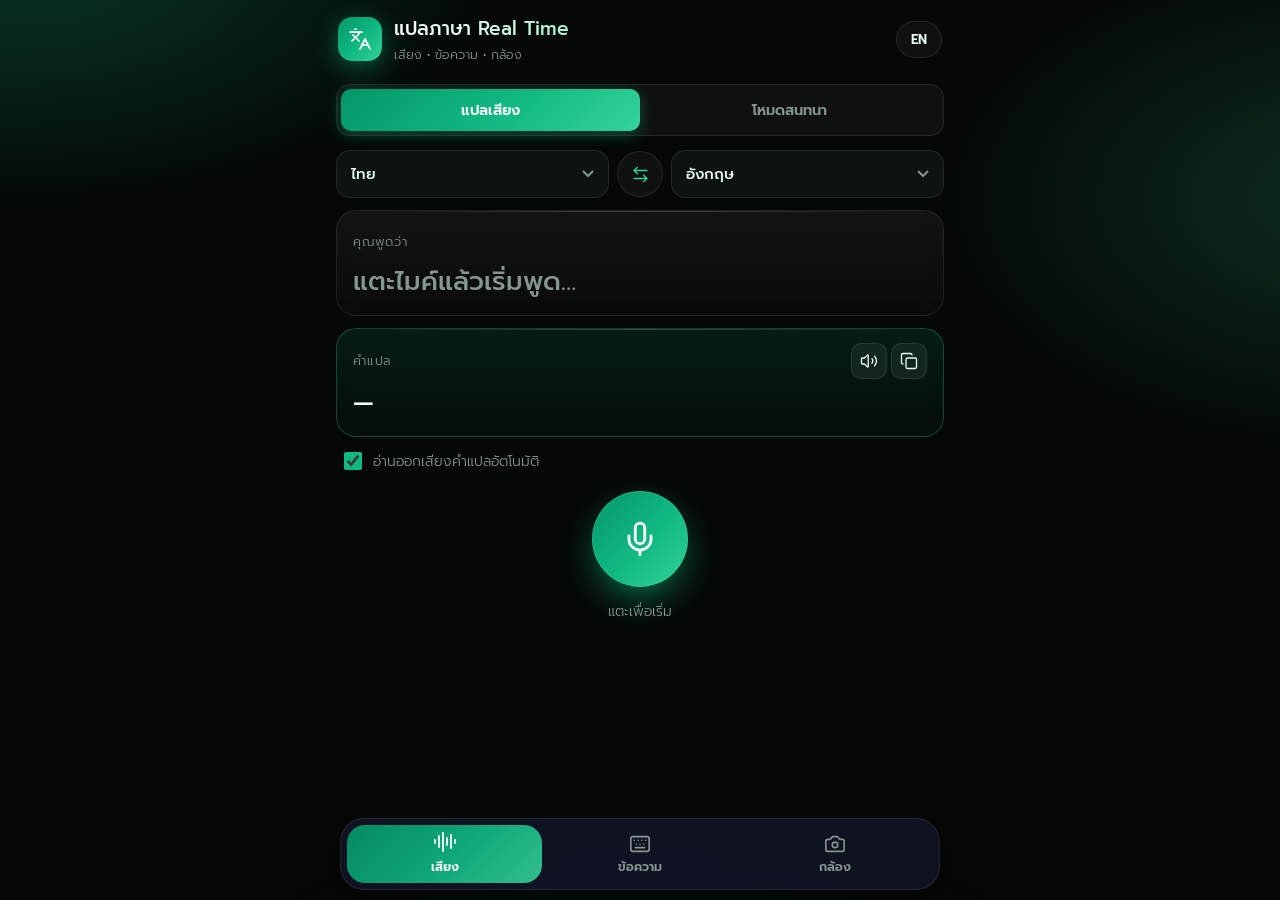
<file: app/index.html>
<!DOCTYPE html>
<html lang="th">
<head>
<meta charset="utf-8">
<meta name="viewport" content="width=device-width, initial-scale=1, viewport-fit=cover, maximum-scale=1">
<meta name="theme-color" content="#050806">
<meta name="description" content="แปลภาษา Real Time — เสียง ข้อความ และกล้อง ในแอปเดียว">
<meta name="apple-mobile-web-app-capable" content="yes">
<meta name="apple-mobile-web-app-status-bar-style" content="black-translucent">
<meta name="apple-mobile-web-app-title" content="แปลภาษา">
<title>แปลภาษา Real Time</title>
<link rel="manifest" href="manifest.json">
<link rel="icon" href="icons/icon-192.png">
<link rel="apple-touch-icon" href="icons/icon-192.png">
<link rel="preconnect" href="https://fonts.googleapis.com">
<link href="https://fonts.googleapis.com/css2?family=Prompt:wght@300;400;500;600&display=swap" rel="stylesheet">
<link rel="stylesheet" href="style.css">
</head>
<body>
<svg width="0" height="0" style="position:absolute" aria-hidden="true"><!-- Lucide icons, ISC license --><symbol id="i-languages" viewBox="0 0 24 24"><path d="m5 8 6 6" /> <path d="m4 14 6-6 2-3" /> <path d="M2 5h12" /> <path d="M7 2h1" /> <path d="m22 22-5-10-5 10" /> <path d="M14 18h6" /></symbol><symbol id="i-mic" viewBox="0 0 24 24"><path d="M12 19v3" /> <path d="M19 10v2a7 7 0 0 1-14 0v-2" /> <rect x="9" y="2" width="6" height="13" rx="3" /></symbol><symbol id="i-volume-2" viewBox="0 0 24 24"><path d="M11 4.702a.705.705 0 0 0-1.203-.498L6.413 7.587A1.4 1.4 0 0 1 5.416 8H3a1 1 0 0 0-1 1v6a1 1 0 0 0 1 1h2.416a1.4 1.4 0 0 1 .997.413l3.383 3.384A.705.705 0 0 0 11 19.298z" /> <path d="M16 9a5 5 0 0 1 0 6" /> <path d="M19.364 18.364a9 9 0 0 0 0-12.728" /></symbol><symbol id="i-copy" viewBox="0 0 24 24"><rect width="14" height="14" x="8" y="8" rx="2" ry="2" /> <path d="M4 16c-1.1 0-2-.9-2-2V4c0-1.1.9-2 2-2h10c1.1 0 2 .9 2 2" /></symbol><symbol id="i-clipboard-paste" viewBox="0 0 24 24"><path d="M11 14h10" /> <path d="M16 4h2a2 2 0 0 1 2 2v1.344" /> <path d="m17 18 4-4-4-4" /> <path d="M8 4H6a2 2 0 0 0-2 2v14a2 2 0 0 0 2 2h12a2 2 0 0 0 1.793-1.113" /> <rect x="8" y="2" width="8" height="4" rx="1" /></symbol><symbol id="i-x" viewBox="0 0 24 24"><path d="M18 6 6 18" /> <path d="m6 6 12 12" /></symbol><symbol id="i-star" viewBox="0 0 24 24"><path d="M11.525 2.295a.53.53 0 0 1 .95 0l2.31 4.679a2.123 2.123 0 0 0 1.595 1.16l5.166.756a.53.53 0 0 1 .294.904l-3.736 3.638a2.123 2.123 0 0 0-.611 1.878l.882 5.14a.53.53 0 0 1-.771.56l-4.618-2.428a2.122 2.122 0 0 0-1.973 0L6.396 21.01a.53.53 0 0 1-.77-.56l.881-5.139a2.122 2.122 0 0 0-.611-1.879L2.16 9.795a.53.53 0 0 1 .294-.906l5.165-.755a2.122 2.122 0 0 0 1.597-1.16z" /></symbol><symbol id="i-arrow-left-right" viewBox="0 0 24 24"><path d="M8 3 4 7l4 4" /> <path d="M4 7h16" /> <path d="m16 21 4-4-4-4" /> <path d="M20 17H4" /></symbol><symbol id="i-arrow-up-down" viewBox="0 0 24 24"><path d="m21 16-4 4-4-4" /> <path d="M17 20V4" /> <path d="m3 8 4-4 4 4" /> <path d="M7 4v16" /></symbol><symbol id="i-camera" viewBox="0 0 24 24"><path d="M13.997 4a2 2 0 0 1 1.76 1.05l.486.9A2 2 0 0 0 18.003 7H20a2 2 0 0 1 2 2v9a2 2 0 0 1-2 2H4a2 2 0 0 1-2-2V9a2 2 0 0 1 2-2h1.997a2 2 0 0 0 1.759-1.048l.489-.904A2 2 0 0 1 10.004 4z" /> <circle cx="12" cy="13" r="3" /></symbol><symbol id="i-scan-text" viewBox="0 0 24 24"><path d="M3 7V5a2 2 0 0 1 2-2h2" /> <path d="M17 3h2a2 2 0 0 1 2 2v2" /> <path d="M21 17v2a2 2 0 0 1-2 2h-2" /> <path d="M7 21H5a2 2 0 0 1-2-2v-2" /> <path d="M7 8h8" /> <path d="M7 12h10" /> <path d="M7 16h6" /></symbol><symbol id="i-keyboard" viewBox="0 0 24 24"><path d="M10 8h.01" /> <path d="M12 12h.01" /> <path d="M14 8h.01" /> <path d="M16 12h.01" /> <path d="M18 8h.01" /> <path d="M6 8h.01" /> <path d="M7 16h10" /> <path d="M8 12h.01" /> <rect width="20" height="16" x="2" y="4" rx="2" /></symbol><symbol id="i-audio-lines" viewBox="0 0 24 24"><path d="M2 10v3" /> <path d="M6 6v11" /> <path d="M10 3v18" /> <path d="M14 8v7" /> <path d="M18 5v13" /> <path d="M22 10v3" /></symbol></svg>
<div class="bg-glow"></div>
<header class="topbar">
  <div class="brand">
    <div class="logo"><svg class="i"><use href="#i-languages"/></svg></div>
    <div>
      <h1 data-i18n="appName">แปลภาษา Real Time</h1>
      <p class="sub" data-i18n="tagline">เสียง • ข้อความ • กล้อง</p>
    </div>
  </div>
  <button id="uiLangBtn" class="chip" aria-label="UI language">EN</button>
</header>

<main>
  <!-- VOICE -->
  <section id="tab-voice" class="tab active">
    <div class="seg">
      <button class="seg-btn active" data-vmode="single" data-i18n="vSingle">แปลเสียง</button>
      <button class="seg-btn" data-vmode="convo" data-i18n="vConvo">โหมดสนทนา</button>
    </div>

    <div id="voiceSingle">
      <div class="langbar">
        <select id="vSrc" class="lang-select"></select>
        <button class="swap" id="vSwap" aria-label="swap"><svg class="i"><use href="#i-arrow-left-right"/></svg></button>
        <select id="vTgt" class="lang-select"></select>
      </div>
      <div class="card">
        <div class="card-label" data-i18n="youSaid">คุณพูดว่า</div>
        <div id="vOrig" class="big-text muted" data-i18n="tapMic">แตะไมค์แล้วเริ่มพูด…</div>
      </div>
      <div class="card accent">
        <div class="card-label"><span data-i18n="translation">คำแปล</span>
          <span class="card-actions">
            <button class="icon-btn" id="vSpeak" title="speak"><svg class="i"><use href="#i-volume-2"/></svg></button>
            <button class="icon-btn" id="vCopy" title="copy"><svg class="i"><use href="#i-copy"/></svg></button>
          </span>
        </div>
        <div id="vTrans" class="big-text">—</div>
      </div>
      <label class="toggle"><input type="checkbox" id="vAutoSpeak" checked> <span data-i18n="autoSpeak">อ่านออกเสียงคำแปลอัตโนมัติ</span></label>
      <div class="mic-wrap">
        <button id="vMic" class="mic" aria-label="mic"><span class="mic-ico"><svg class="i"><use href="#i-mic"/></svg></span><span class="ring"></span><span class="ring r2"></span></button>
        <div id="vStatus" class="status" data-i18n="tapToStart">แตะเพื่อเริ่ม</div>
      </div>
    </div>

    <div id="voiceConvo" class="hidden convo">
      <div class="convo-side flip" id="sideB">
        <div class="langbar small"><select id="cLangB" class="lang-select"></select></div>
        <div class="convo-text" id="cTextB"><span class="muted" data-i18n="tapMicSpeak">แตะไมค์เพื่อพูด</span></div>
        <button class="mic small-mic" id="cMicB"><span class="mic-ico"><svg class="i"><use href="#i-mic"/></svg></span><span class="ring"></span></button>
      </div>
      <button class="swap convo-swap" id="cSwap" aria-label="swap"><svg class="i"><use href="#i-arrow-up-down"/></svg></button>
      <div class="convo-side" id="sideA">
        <div class="langbar small"><select id="cLangA" class="lang-select"></select></div>
        <div class="convo-text" id="cTextA"><span class="muted" data-i18n="tapMicSpeak">แตะไมค์เพื่อพูด</span></div>
        <button class="mic small-mic" id="cMicA"><span class="mic-ico"><svg class="i"><use href="#i-mic"/></svg></span><span class="ring"></span></button>
      </div>
    </div>
    <p id="srWarn" class="warn hidden" data-i18n="srUnsupported">เบราว์เซอร์นี้ไม่รองรับการรู้จำเสียง แนะนำ Chrome / Edge / Android</p>
  </section>

  <!-- TEXT -->
  <section id="tab-text" class="tab">
    <div class="langbar">
      <select id="tSrc" class="lang-select"></select>
      <button class="swap" id="tSwap" aria-label="swap"><svg class="i"><use href="#i-arrow-left-right"/></svg></button>
      <select id="tTgt" class="lang-select"></select>
    </div>
    <div class="card input-card">
      <textarea id="tInput" rows="4" data-i18n-ph="typeHere" placeholder="พิมพ์หรือวางข้อความที่นี่…"></textarea>
      <div class="card-foot">
        <span id="tDetected" class="detected"></span>
        <span class="card-actions">
          <button class="icon-btn" id="tPaste" title="paste"><svg class="i"><use href="#i-clipboard-paste"/></svg></button>
          <button class="icon-btn" id="tSpeakSrc" title="speak"><svg class="i"><use href="#i-volume-2"/></svg></button>
          <button class="icon-btn" id="tClear" title="clear"><svg class="i"><use href="#i-x"/></svg></button>
        </span>
      </div>
    </div>
    <div class="card accent">
      <div class="card-label"><span data-i18n="translation">คำแปล</span>
        <span class="card-actions">
          <button class="icon-btn" id="tSpeak" title="speak"><svg class="i"><use href="#i-volume-2"/></svg></button>
          <button class="icon-btn" id="tCopy" title="copy"><svg class="i"><use href="#i-copy"/></svg></button>
          <button class="icon-btn" id="tSave" title="save"><svg class="i"><use href="#i-star"/></svg></button>
        </span>
      </div>
      <div id="tOutput" class="big-text"><span class="muted">—</span></div>
      <div id="tLoading" class="loader hidden"><i></i><i></i><i></i></div>
    </div>
    <div class="history-head">
      <h3 data-i18n="history">ประวัติ</h3>
      <button class="link" id="hClear" data-i18n="clearAll">ล้างทั้งหมด</button>
    </div>
    <ul id="history" class="history"></ul>
  </section>

  <!-- CAMERA -->
  <section id="tab-camera" class="tab">
    <div class="langbar">
      <select id="cSrc" class="lang-select"></select>
      <button class="swap" id="camSwap" aria-label="swap"><svg class="i"><use href="#i-arrow-left-right"/></svg></button>
      <select id="cTgt" class="lang-select"></select>
    </div>
    <div class="cam-box">
      <video id="camVideo" playsinline muted autoplay></video>
      <canvas id="camCanvas" class="hidden"></canvas>
      <img id="camImg" class="hidden" alt="">
      <div id="camPlaceholder" class="cam-ph">
        <div class="cam-ph-ico"><svg class="i"><use href="#i-scan-text"/></svg></div>
        <p data-i18n="camHint">เปิดกล้อง หรืออัปโหลดรูปเพื่อแปลข้อความในภาพ</p>
      </div>
      <div class="scan-line hidden" id="scanLine"></div>
      <div id="camOverlay" class="cam-overlay hidden"></div>
    </div>
    <div class="cam-controls">
      <button class="btn ghost" id="camStart" data-i18n="openCam">เปิดกล้อง</button>
      <button class="shutter" id="camCapture" aria-label="capture"></button>
      <label class="btn ghost" for="camFile"><span data-i18n="upload">อัปโหลดรูป</span><input type="file" id="camFile" accept="image/*" hidden></label>
    </div>
    <div id="ocrProgress" class="progress hidden"><div class="bar"></div><span class="ptext"></span></div>
    <div class="card">
      <div class="card-label"><span data-i18n="detectedText">ข้อความที่พบ</span>
        <span class="card-actions"><button class="icon-btn" id="ocrCopy" title="copy"><svg class="i"><use href="#i-copy"/></svg></button></span></div>
      <div id="ocrText" class="mid-text muted">—</div>
    </div>
    <div class="card accent">
      <div class="card-label"><span data-i18n="translation">คำแปล</span>
        <span class="card-actions">
          <button class="icon-btn" id="ocrSpeak" title="speak"><svg class="i"><use href="#i-volume-2"/></svg></button>
          <button class="icon-btn" id="ocrTCopy" title="copy"><svg class="i"><use href="#i-copy"/></svg></button>
        </span></div>
      <div id="ocrTrans" class="big-text">—</div>
    </div>
  </section>
</main>

<nav class="tabbar">
  <button class="tab-btn active" data-tab="voice"><span class="ti"><svg class="i"><use href="#i-audio-lines"/></svg></span><span data-i18n="tabVoice">เสียง</span></button>
  <button class="tab-btn" data-tab="text"><span class="ti"><svg class="i"><use href="#i-keyboard"/></svg></span><span data-i18n="tabText">ข้อความ</span></button>
  <button class="tab-btn" data-tab="camera"><span class="ti"><svg class="i"><use href="#i-camera"/></svg></span><span data-i18n="tabCamera">กล้อง</span></button>
  <span class="tab-indicator"></span>
</nav>
<div id="toast" class="toast"></div>
<script src="js/langs.js"></script>
<script src="js/translate.js"></script>
<script src="js/app.js"></script>
</body>
</html>
</file>
<file: app/style.css>
:root{
  --bg:#050806;--bg2:#0c1310;--card:rgba(255,255,255,.04);--card-b:rgba(255,255,255,.09);
  --text:#ecfdf5;--muted:#869690;--a1:#10b981;--a2:#34d399;--a3:#f87171;
  --grad:linear-gradient(135deg,#059669,var(--a1) 55%,var(--a2));
  --radius:20px;--tabh:72px;
  --safe-b:env(safe-area-inset-bottom,0px);--safe-t:env(safe-area-inset-top,0px);
}
*{box-sizing:border-box;-webkit-tap-highlight-color:transparent}
html,body{margin:0;height:100%}
body{background:var(--bg);color:var(--text);font-family:Prompt,system-ui,sans-serif;font-weight:300;
  font-size:16px;overflow-x:hidden;padding-top:var(--safe-t)}
.bg-glow{position:fixed;inset:-20%;z-index:-1;pointer-events:none;
  background:radial-gradient(40% 30% at 15% 10%,rgba(16,185,129,.28),transparent 70%),
  radial-gradient(35% 30% at 90% 30%,rgba(52,211,153,.18),transparent 70%),
  radial-gradient(40% 30% at 50% 100%,rgba(5,150,105,.12),transparent 70%);animation:drift 18s ease-in-out infinite alternate}
@keyframes drift{to{transform:translate(3%,-3%) scale(1.05)}}
.hidden{display:none!important}
.muted{color:var(--muted)}
button{font-family:inherit;color:inherit;cursor:pointer}
.topbar{display:flex;align-items:center;justify-content:space-between;padding:14px 18px 6px;max-width:640px;margin:0 auto}
.brand{display:flex;gap:12px;align-items:center}
.logo{width:44px;height:44px;border-radius:14px;background:var(--grad);display:grid;place-items:center;font-weight:700;font-size:20px;
  box-shadow:0 6px 24px rgba(16,185,129,.45);position:relative}
.logo span{font-size:12px;position:absolute;right:6px;bottom:4px;opacity:.9}
h1{font-size:19px;margin:0;font-weight:700;background:linear-gradient(90deg,#fff,#a7f3d0);-webkit-background-clip:text;background-clip:text;color:transparent}
.sub{margin:2px 0 0;font-size:12.5px;color:var(--muted)}
.chip{background:var(--card);border:1px solid var(--card-b);border-radius:999px;padding:8px 14px;font-weight:600;font-size:13px}
main{max-width:640px;margin:0 auto;padding:8px 16px calc(var(--tabh) + var(--safe-b) + 24px)}
.tab{display:none;animation:fadeUp .35s ease}
.tab.active{display:block}
@keyframes fadeUp{from{opacity:0;transform:translateY(12px)}to{opacity:1;transform:none}}
.seg{display:flex;background:var(--card);border:1px solid var(--card-b);border-radius:14px;padding:4px;margin:6px 0 14px}
.seg-btn{flex:1;border:0;background:transparent;padding:10px;border-radius:10px;font-weight:600;font-size:14.5px;color:var(--muted);transition:.25s}
.seg-btn.active{background:var(--grad);color:#fff;box-shadow:0 4px 16px rgba(16,185,129,.35)}
.langbar{display:flex;gap:8px;align-items:center;margin-bottom:12px}
.langbar.small{margin-bottom:8px}
.lang-select{flex:1;min-width:0;appearance:none;-webkit-appearance:none;background:var(--bg2) url("data:image/svg+xml,%3Csvg xmlns='http://www.w3.org/2000/svg' width='12' height='8'%3E%3Cpath d='M1 1l5 5 5-5' stroke='%23869690' stroke-width='2' fill='none'/%3E%3C/svg%3E") no-repeat right 14px center;
  border:1px solid var(--card-b);color:var(--text);border-radius:14px;padding:12px 34px 12px 14px;font-size:15px;font-family:inherit;font-weight:500}
.lang-select:focus{outline:2px solid var(--a1)}
.swap{width:46px;height:46px;flex:none;border-radius:50%;border:1px solid var(--card-b);background:var(--card);font-size:20px;transition:transform .35s}
.swap:active{transform:rotate(180deg) scale(.9)}
.card{background:var(--card);border:1px solid var(--card-b);border-radius:var(--radius);padding:14px 16px;margin-bottom:12px;backdrop-filter:blur(12px);-webkit-backdrop-filter:blur(12px);position:relative}
.card.accent{background:linear-gradient(135deg,rgba(16,185,129,.16),rgba(52,211,153,.08));border-color:rgba(16,185,129,.35)}
.card-label{display:flex;justify-content:space-between;align-items:center;font-size:12.5px;color:var(--muted);text-transform:uppercase;letter-spacing:.06em;margin-bottom:6px;min-height:32px}
.card-actions{display:flex;gap:4px}
.icon-btn{border:0;background:rgba(255,255,255,.06);width:36px;height:36px;border-radius:10px;font-size:16px;transition:.2s}
.icon-btn:active{transform:scale(.88);background:rgba(255,255,255,.14)}
.big-text{font-size:24px;line-height:1.45;font-weight:500;word-break:break-word;min-height:36px;white-space:pre-wrap}
.mid-text{font-size:17px;line-height:1.5;white-space:pre-wrap;word-break:break-word;max-height:180px;overflow:auto}
.interim{color:var(--muted)}
textarea{width:100%;border:0;background:transparent;color:var(--text);font-size:22px;font-family:inherit;resize:none;outline:none;line-height:1.45}
textarea::placeholder{color:var(--muted)}
.card-foot{display:flex;justify-content:space-between;align-items:center;margin-top:4px}
.detected{font-size:12.5px;color:var(--a2)}
.toggle{display:flex;gap:8px;align-items:center;font-size:14px;color:var(--muted);margin:4px 4px 0}
.toggle input{accent-color:var(--a1);width:18px;height:18px}
.mic-wrap{display:flex;flex-direction:column;align-items:center;margin-top:18px}
.mic{position:relative;width:96px;height:96px;border-radius:50%;border:0;background:var(--grad);box-shadow:0 10px 36px rgba(16,185,129,.5);font-size:38px;transition:transform .2s}
.mic:active{transform:scale(.93)}
.mic .mic-ico{position:relative;z-index:2}
.mic .ring{position:absolute;inset:0;border-radius:50%;border:2px solid var(--a2);opacity:0}
.mic.listening{background:linear-gradient(135deg,var(--a3),#b91c1c)}
.mic.listening .ring{animation:pulse 1.6s ease-out infinite}
.mic.listening .ring.r2{animation-delay:.8s}
@keyframes pulse{from{transform:scale(1);opacity:.8}to{transform:scale(1.9);opacity:0}}
.status{margin-top:14px;color:var(--muted);font-size:14px}
.warn{background:rgba(255,170,0,.12);border:1px solid rgba(255,170,0,.35);color:#ffd27a;padding:10px 14px;border-radius:14px;font-size:14px}
/* convo */
.convo{display:flex;flex-direction:column;gap:10px;height:calc(100dvh - 250px);min-height:440px}
.convo-side{flex:1;display:flex;flex-direction:column;background:var(--card);border:1px solid var(--card-b);border-radius:var(--radius);padding:12px;min-height:0}
#sideA{background:linear-gradient(135deg,rgba(16,185,129,.18),rgba(52,211,153,.06))}
#sideB{background:linear-gradient(135deg,rgba(5,150,105,.14),rgba(16,185,129,.06))}
.convo-side.flip{transform:rotate(180deg)}
.convo-text{flex:1;overflow:auto;font-size:21px;line-height:1.45;padding:4px 2px}
.convo-text .orig{font-size:14px;color:var(--muted);margin-top:6px}
.small-mic{width:64px;height:64px;font-size:26px;align-self:center;flex:none}
.convo-swap{align-self:center;margin:-28px 0;z-index:3;background:var(--bg2)}
/* history */
.history-head{display:flex;justify-content:space-between;align-items:center;margin:20px 4px 8px}
.history-head h3{margin:0;font-size:16px}
.link{background:none;border:0;color:var(--a2);font-size:14px}
.history{list-style:none;margin:0;padding:0}
.history li{background:var(--card);border:1px solid var(--card-b);border-radius:14px;padding:10px 14px;margin-bottom:8px;animation:fadeUp .3s}
.history li .h-src{color:var(--muted);font-size:14px}
.history li .h-tgt{font-size:16px;margin-top:2px}
.history li .h-meta{font-size:11px;color:var(--a2);margin-top:4px}
.history .empty{text-align:center;color:var(--muted);background:none;border:0}
.loader{position:absolute;right:16px;bottom:12px;display:flex;gap:4px}
.loader i{width:7px;height:7px;border-radius:50%;background:var(--a2);animation:bounce 1s infinite}
.loader i:nth-child(2){animation-delay:.15s}.loader i:nth-child(3){animation-delay:.3s}
@keyframes bounce{0%,100%{transform:translateY(0);opacity:.4}50%{transform:translateY(-6px);opacity:1}}
/* camera */
.cam-box{position:relative;border-radius:var(--radius);overflow:hidden;background:#05060c;border:1px solid var(--card-b);aspect-ratio:3/4;max-height:56vh;width:100%}
.cam-box video,.cam-box img{width:100%;height:100%;object-fit:cover;display:block}
.cam-box img{object-fit:contain}
.cam-ph{position:absolute;inset:0;display:flex;flex-direction:column;align-items:center;justify-content:center;text-align:center;color:var(--muted);padding:20px}
.cam-ph-ico{font-size:52px;margin-bottom:8px;opacity:.8}
.scan-line{position:absolute;left:0;right:0;height:3px;background:var(--grad);box-shadow:0 0 20px var(--a2);animation:scan 1.6s ease-in-out infinite alternate}
@keyframes scan{from{top:4%}to{top:94%}}
.cam-overlay{position:absolute;left:10px;right:10px;bottom:10px;background:rgba(11,13,23,.82);backdrop-filter:blur(10px);-webkit-backdrop-filter:blur(10px);
  border:1px solid rgba(16,185,129,.5);border-radius:14px;padding:10px 12px;font-size:18px;max-height:45%;overflow:auto;white-space:pre-wrap;animation:fadeUp .3s}
.cam-controls{display:flex;align-items:center;justify-content:space-between;margin:14px 0}
.btn{border-radius:14px;padding:11px 14px;font-size:14.5px;font-weight:600;border:1px solid var(--card-b);background:var(--card);cursor:pointer;min-width:104px;text-align:center}
.shutter{width:74px;height:74px;border-radius:50%;border:4px solid #fff;background:var(--grad);box-shadow:0 0 0 4px rgba(16,185,129,.35);transition:transform .15s}
.shutter:active{transform:scale(.88)}
.progress{position:relative;height:28px;background:var(--card);border-radius:10px;overflow:hidden;margin-bottom:12px;border:1px solid var(--card-b)}
.progress .bar{position:absolute;inset:0 auto 0 0;width:0;background:var(--grad);transition:width .2s;opacity:.7}
.progress .ptext{position:relative;display:block;text-align:center;line-height:28px;font-size:13px}
/* tabbar */
.tabbar{position:fixed;left:50%;transform:translateX(-50%);bottom:calc(10px + var(--safe-b));width:min(600px,calc(100% - 24px));height:var(--tabh);
  display:flex;background:rgba(18,21,39,.85);backdrop-filter:blur(18px);-webkit-backdrop-filter:blur(18px);border:1px solid var(--card-b);border-radius:24px;padding:6px;z-index:50;box-shadow:0 10px 40px rgba(0,0,0,.5)}
.tab-btn{flex:1;border:0;background:transparent;display:flex;flex-direction:column;align-items:center;justify-content:center;gap:2px;font-size:12.5px;font-weight:600;color:var(--muted);z-index:2;transition:color .25s}
.tab-btn .ti{font-size:22px;transition:transform .25s}
.tab-btn.active{color:#fff}
.tab-btn.active .ti{transform:translateY(-2px) scale(1.1)}
.tab-indicator{position:absolute;top:6px;bottom:6px;left:6px;width:calc((100% - 12px)/3);border-radius:18px;background:var(--grad);opacity:.9;transition:transform .35s cubic-bezier(.5,1.6,.4,1);z-index:1}
.toast{position:fixed;left:50%;bottom:calc(var(--tabh) + 30px + var(--safe-b));transform:translateX(-50%) translateY(20px);background:#1d2140;border:1px solid var(--card-b);
  padding:10px 18px;border-radius:999px;font-size:14px;opacity:0;pointer-events:none;transition:.3s;z-index:99;white-space:nowrap}
.toast.show{opacity:1;transform:translateX(-50%)}
@media (min-width:700px){.big-text{font-size:26px}}

/* v1.1.2 crystal: SVG icons + glass edges */
.i{width:20px;height:20px;fill:none;stroke:currentColor;stroke-width:1.75;stroke-linecap:round;stroke-linejoin:round;display:block}
.icon-btn{display:inline-grid;place-items:center;color:var(--text);border:1px solid var(--card-b)!important}
.icon-btn .i{width:18px;height:18px}
.swap{display:grid;place-items:center;color:var(--a2)}
.swap .i{width:19px;height:19px}
.logo{color:#fff}.logo .i{width:24px;height:24px}
.mic{display:grid;place-items:center;color:#fff;box-shadow:0 0 0 1px rgba(52,211,153,.35) inset,0 14px 40px -10px rgba(16,185,129,.8)!important}
.mic .mic-ico .i{width:38px;height:38px}
.small-mic .mic-ico .i{width:26px;height:26px}
.cam-ph-ico{color:var(--a2)}.cam-ph-ico .i{width:44px;height:44px;margin:0 auto;stroke-width:1.5}
.tab-btn .ti{display:grid;place-items:center}.tab-btn .ti .i{width:22px;height:22px}
.card{background:linear-gradient(180deg,rgba(255,255,255,.055),rgba(255,255,255,.015))}
.card::before{content:"";position:absolute;left:16px;right:16px;top:0;height:1px;background:linear-gradient(90deg,transparent,rgba(255,255,255,.2),transparent)}
.card.accent{background:linear-gradient(180deg,rgba(16,185,129,.12),rgba(16,185,129,.03));border-color:rgba(52,211,153,.28)}
h1{font-weight:500}
</file>
